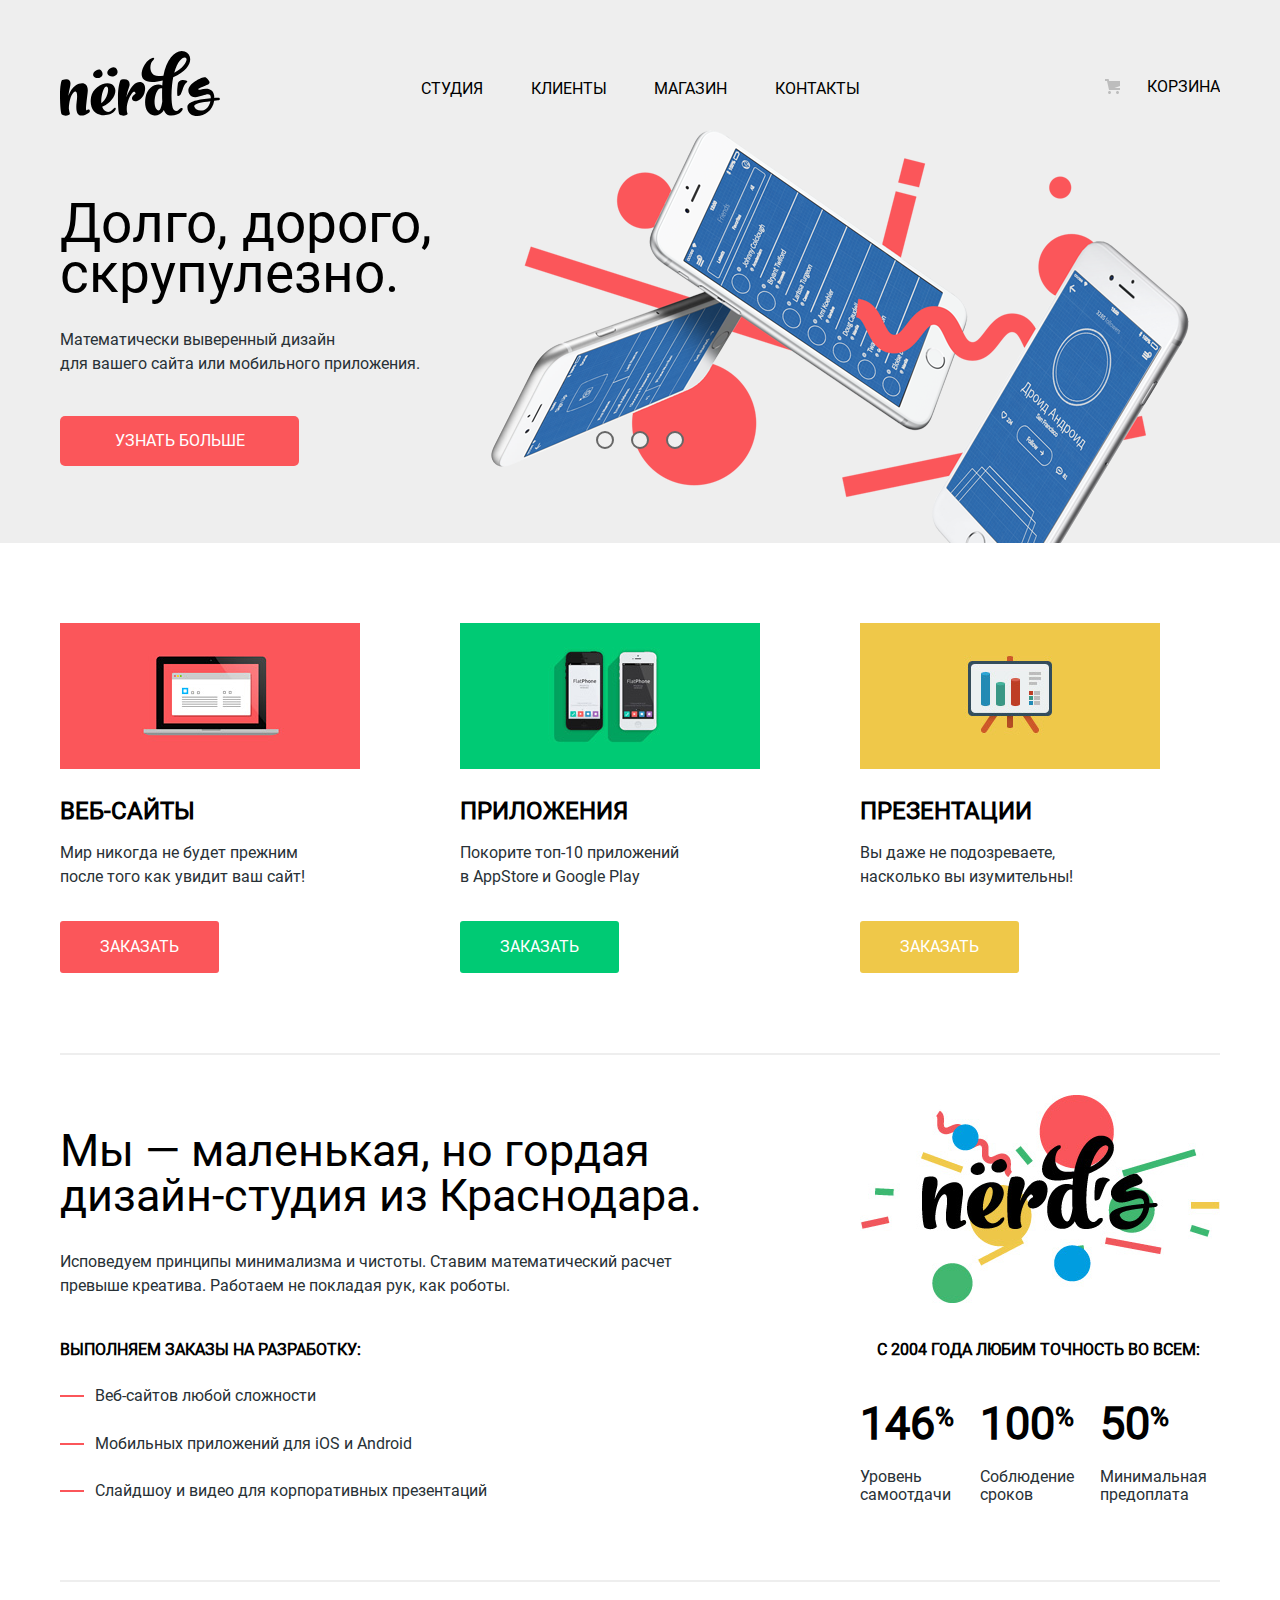
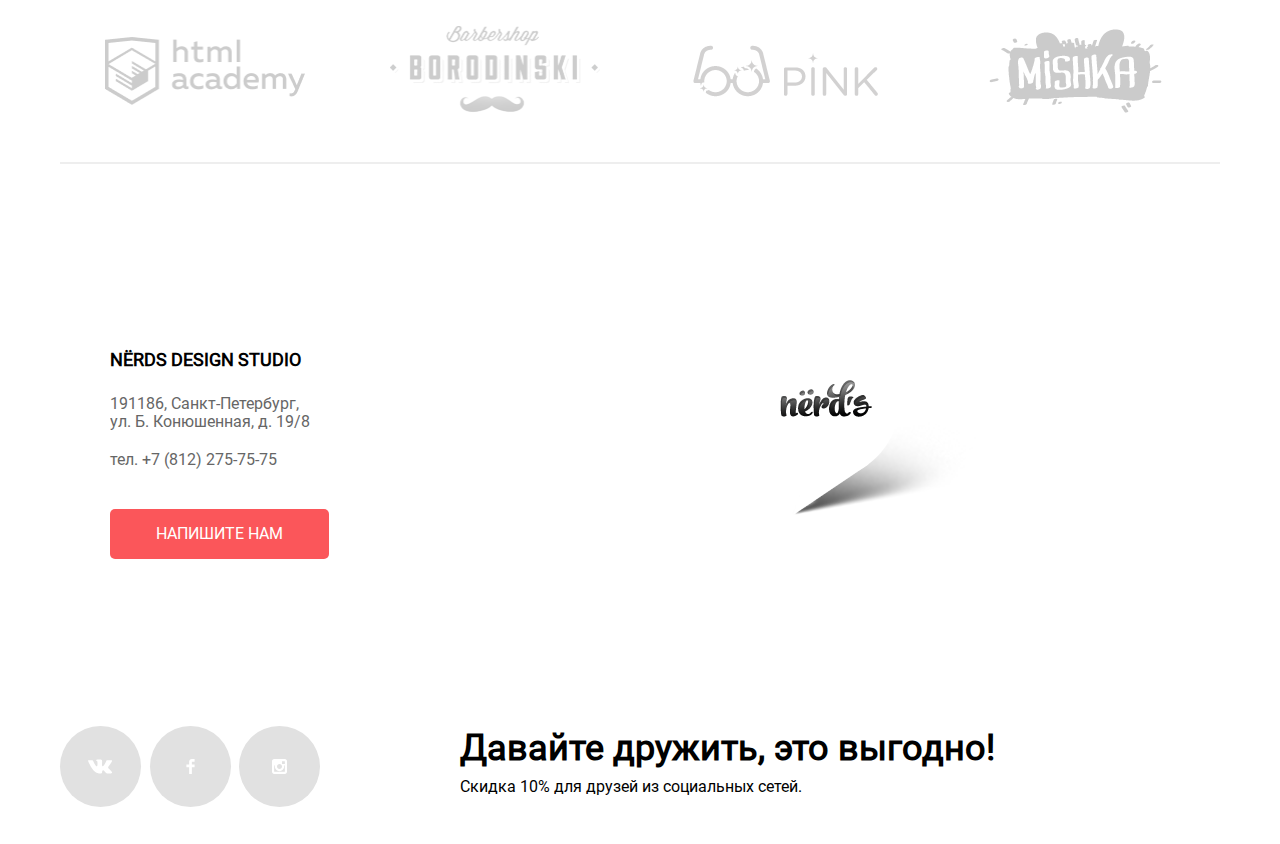
<file: index.html>
<!DOCTYPE html>
<html lang="ru">
  <head>
    <meta charset="utf-8">
    <link rel="icon" href="favicon.ico">
    <link rel="icon" href="img/favicon/32.svg" type="image/svg+xml">
    <link rel="manifest" href="manifest.webmanifest">
    <link rel="stylesheet" href="css/min.normalize.css">
    <link rel="stylesheet" href="css/min.style.css">
    <title>HTML Academy: Нёрдс</title>
  </head>
  <body>
		<header class="header">
			<nav class="header__navigation container">
				<a href="index.html" class="header__logo">
					<img class="header__logo-picture" src="img/nerds-logo.svg" alt="Логотип Нердса" width="160" height="65">
				</a>
	  			<ul class="header__list">
	  				<li>
						  <a href="#!">Студия</a>
	  				</li>
	  				<li>
	  					<a href="#!"> Клиенты</a>
	  				</li>
	  				<li>
 						  <a href="catalog.html">Магазин</a>
	 				</li>
 					<li>
 						<a href="#!">Контакты</a>
  				</li>
	  			</ul>
	  			<a class="header__basket" href="#!">Корзина</a>
	  		</nav>
      </header>
      <div class="slider">
        <section class="container">
          <div class="slider__item item">
            <div class="slider__block left">
              <h2 class="slider__title">Долго, дорого, скрупулезно.</h2>
              <p class="slider__info">Математически выверенный дизайн<br> для вашего сайта или мобильного приложения.</p>
              <a href="#!" class="slider__link">УЗНАТЬ БОЛЬШЕ</a>
            </div>
            <div class="slider__block right">
              <img class="slider__img" alt="картинка первого слайда" src="img/slider/slide1.png" width="760" height="430">
            </div>
          </div>
          <div class="slider__item item2">
            <div class="slider__block left">
              <h2>Любим математику как никто другой</h2>
              <p>Никакого креатива, только математические формулы для расчета идеальных пропорций</p>
              <a href="#!">УЗНАТЬ БОЛЬШЕ</a>
            </div>
            <div class="slider__block right">
              <img class="slider__img" alt="картинка второго слайда" src="img/slider/slide2.png" width="760" height="430">
            </div>
          </div>
          <div class="slider__item item3">
            <div class="slider__block left">
              <h2>Только ночь, только хардкор</h2>
              <p>Работать днем, как все? Мы против этого. Ближе к полуночи работа только начинается.</p>
              <a href="#!">УЗНАТЬ БОЛЬШЕ</a>
            </div>
            <div class="slider__block right">
              <img class="slider__img" alt="картинка третьего слайда" src="img/slider/slide3.png" width="760" height="430">
            </div>
          </div>
          <div class="slider__button">
            <button class="slide__button" onclick="currentSlide(1)" type="button"></button>
            <button class="slide__button" onclick="currentSlide(2)" type="button"></button>
            <button class="slide__button" onclick="currentSlide(3)" type="button"></button>
          </div>
        </section>
      </div>
      <main class="container">
        <h1 class="title__hidden">Нёрдс</h1>
        <section class="product">
          <div class="product__card">
            <img class="product__img" src="img/product/product1.jpg" alt="Веб-сайты"  width="300" height="146">
            <h3>ВЕБ-САЙТЫ</h3>
            <p>Мир никогда не будет прежним <br> после того как увидит ваш сайт!</p>
            <a href="#!">ЗАКАЗАТЬ</a>
          </div>
          <div class="product__card">
            <img class="product__img" src="img/product/product2.jpg" alt="Приложения" width="300" height="146">
            <h3>ПРИЛОЖЕНИЯ</h3>
            <p>Покорите топ-10 приложений <br>
              в AppStore и Google Play</p>
            <a href="#!" class="product__link-green">ЗАКАЗАТЬ</a>
          </div>
          <div class="product__card">
            <img class="product__img" src="img/product/product3.jpg" alt="Презентации" width="300" height="146">
            <h3>ПРЕЗЕНТАЦИИ</h3>
            <p>Вы даже не подозреваете, <br> насколько вы изумительны!</p>
            <a href="#!" class="product__link-yellow">ЗАКАЗАТЬ</a>
          </div>
        </section>
        <section class="about">
          <div class="about__block left">
            <h2 class="about__title">Мы — маленькая, но гордая <br> дизайн-студия из Краснодара.</h2>
            <p class="about__info">Исповедуем принципы минимализма и чистоты. Ставим математический расчет <br> превыше креатива. Работаем не покладая рук, как роботы.</p>
            <p class="about__header">ВЫПОЛНЯЕМ ЗАКАЗЫ НА РАЗРАБОТКУ:</p>
            <ul class="about__list">
              <li>Веб-сайтов любой сложности</li>
              <li>Мобильных приложений для iOS и Android</li>
              <li>Слайдшоу и видео для корпоративных презентаций</li>
            </ul>
          </div>
          <div class="about__block right">
            <img class="about__img" src="img/about/logo.png" alt="Изображение логотипа Нёрдс"  width="360" height="210">
            <p class="about__header">с 2004 года Любим точность во всем:</p>
            <div class="about__accuracy">
              <div class="about__accuracy-interest">
                <div>146<sup>%</sup></div>
                <div>100<sup>%</sup></div>
                <div>50<sup>%</sup></div>
              </div>
              <div class="about__accuracy-accuracy">
                <p>Уровень самоотдачи</p>
                <p>Соблюдение сроков</p>
                <p>Минимальная предоплата</p>
              </div>
            </div>
          </div>
        </section>
        <section class="companies">
          <h2 class="title__hidden">Нёрдс</h2>
          <div class="companies__block"><a href="https://htmlacademy.ru/intensive/htmlcss"><img src="img/companies/1.png" alt="htmlacademy" width="200" height="68"></a></div>
          <div class="companies__block"><a href="#!"><img src="img/companies/2.png" alt="barbershop" width="210" height="90"></a></div>
          <div class="companies__block"><a href="#!"><img src="img/companies/3.png" alt="pink" width="185" height="52"></a></div>
          <div class="companies__block"><a href="#!"><img src="img/companies/4.png" alt="mishka" width="173" height="84"></a></div>
        </section>
      </main>
      <footer>
        <section class="contact">
          <div class="contact__map">
            <iframe src="https://yandex.ru/map-widget/v1/?um=constructor%3Aebae3175e2a6a1fb769ede0e3b75080024a3808423423e2e92c5a4a07989f6c3&amp;source=constructor" width="960" height="416"></iframe>
            <img src="img/map.jpg" alt="Карта" width="1440" height="416">
          </div>
          <div class="container">
            <div class="contact__block ">
              <h3 class="contact__title">NЁRDS DESIGN STUDIO</h3>
              <p class="contact__adress">191186, Санкт-Петербург, <br> ул. Б. Конюшенная, д. 19/8 </p>
              <a class="contact__tel" href="tel:+78122757575">тел. +7 (812) 275-75-75</a>
              <button id="write" class="contact__button" type="button">Напишите нам</button>
            </div>
            <div class="contact__point">Метка на карте</div>
          </div>
        </section>
        <section class="footer container">
          <div class="footer__block-left">
            <ul class="footer__social">
              <li><a href="#!"><img src="img/social/vk.svg" alt="vk" width="26" height="15"></a></li>
              <li><a href="#!"><img src="img/social/fb.svg" alt="fb" width="26" height="15"></a></li>
              <li><a href="#!"><img src="img/social/insta.svg" alt="insta" width="26" height="15"></a></li>
            </ul>
          </div>
          <div class="footer__block-right">
            <h2 class="footer__title">Давайте дружить, это выгодно!</h2>
            <p class="footer__info">Скидка 10% для друзей из социальных сетей.</p>
          </div>
        </section>
      </footer>
      <div id="modal" class="modal__Layout">
        <div class="modal__wrapper">
          <div class="modal">
            <div class="modal__title">
              <h3>Напишите нам</h3>
              <button class="close__button" id="close" type="button"></button>
            </div>
            <form method="POST" action="https://echo.htmlacademy.ru/">
                <div class="modal__info"> 
                  <div class="modal__input">
                    <label for="name">Ваше имя:</label>
                    <input id="name" type="text" name="name" placeholder="Имя Фамилия">
                  </div>   
                  <div class="modal__input">
                    <label for="email">Ваш Email:</label>
                    <input id="email" type="email" name="email"  placeholder="email@example.com">
                  </div> 
              </div>
              <div class="modal__text">
                <label for="text">Текст письма:</label>
                <textarea id="text" name="text" placeholder="В свободной форме"></textarea>
              </div>
              <div>
                <button id="send" class="modal__button" type="submit">Отправить</button>
              </div>
            </form>
          </div> 
        </div>
      </div> 
      <script src="./js/min.index.js"></script>
  </body>
</html>
</file>
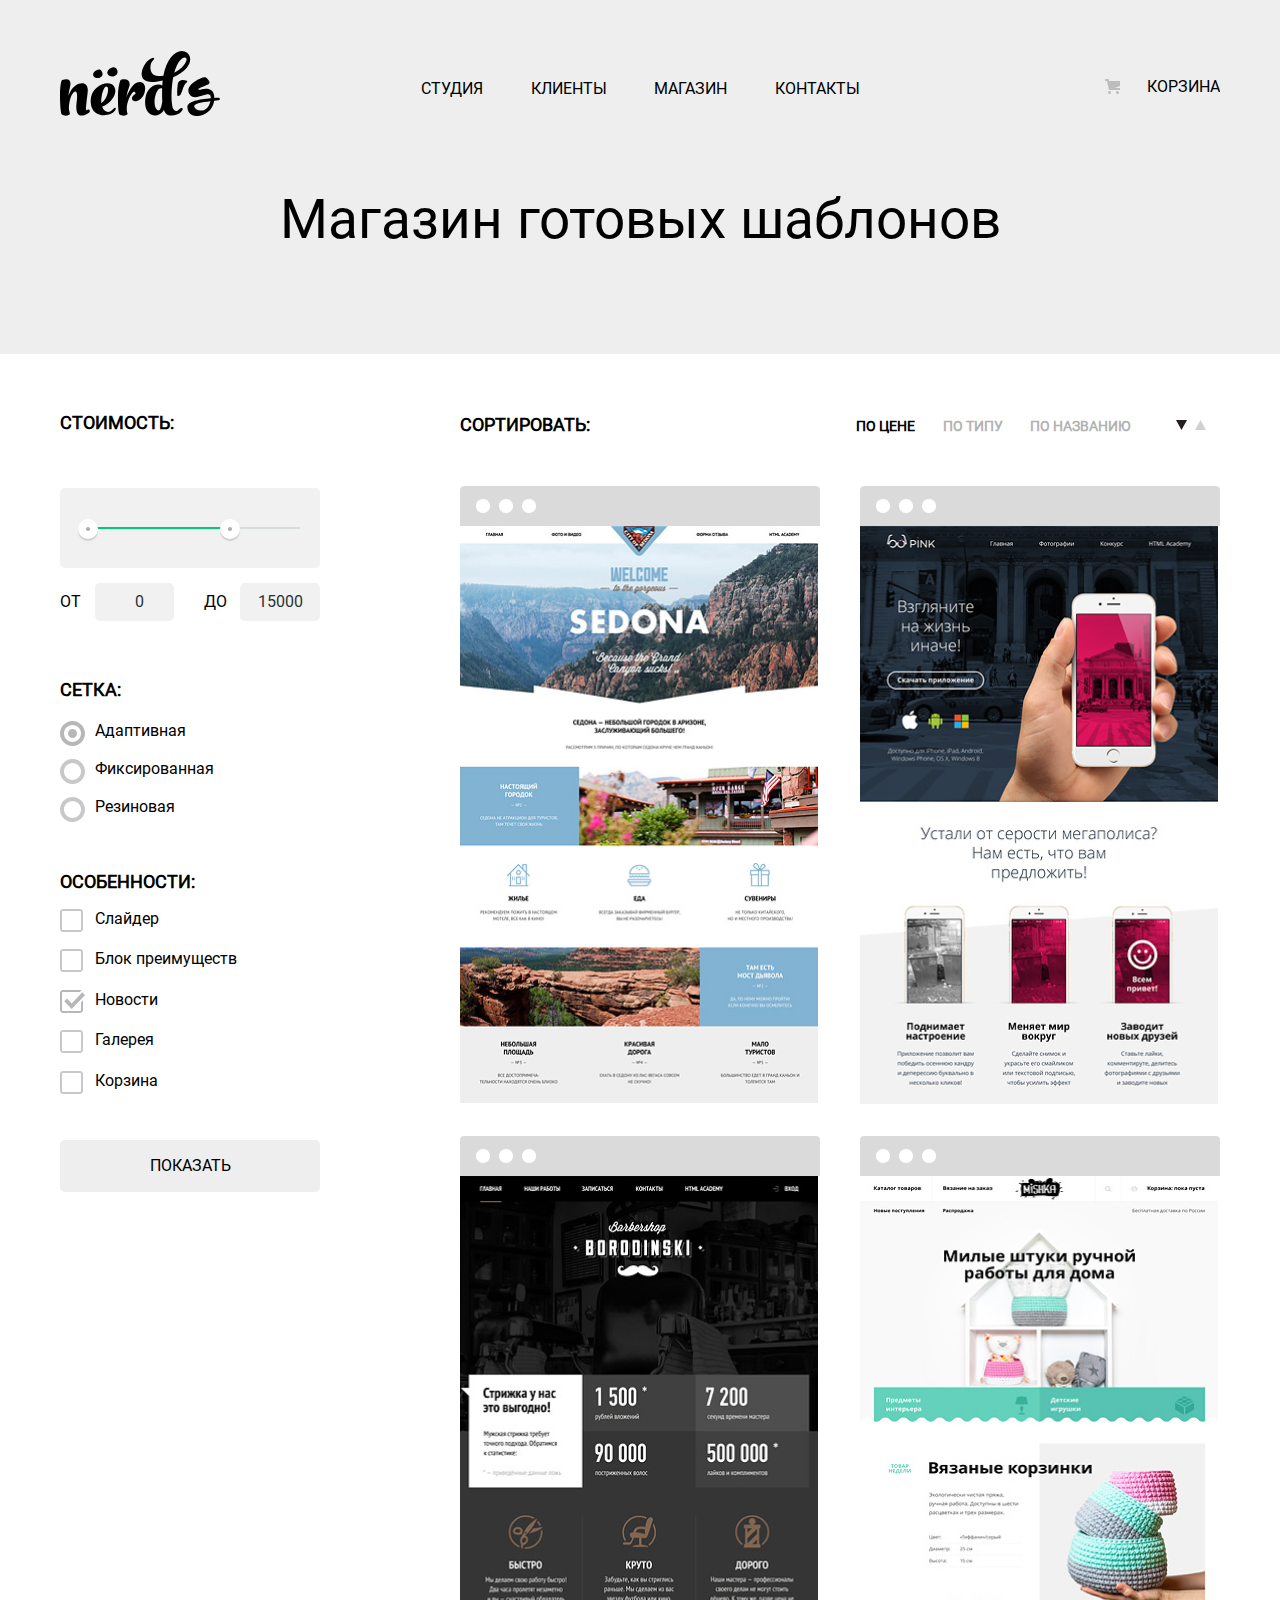
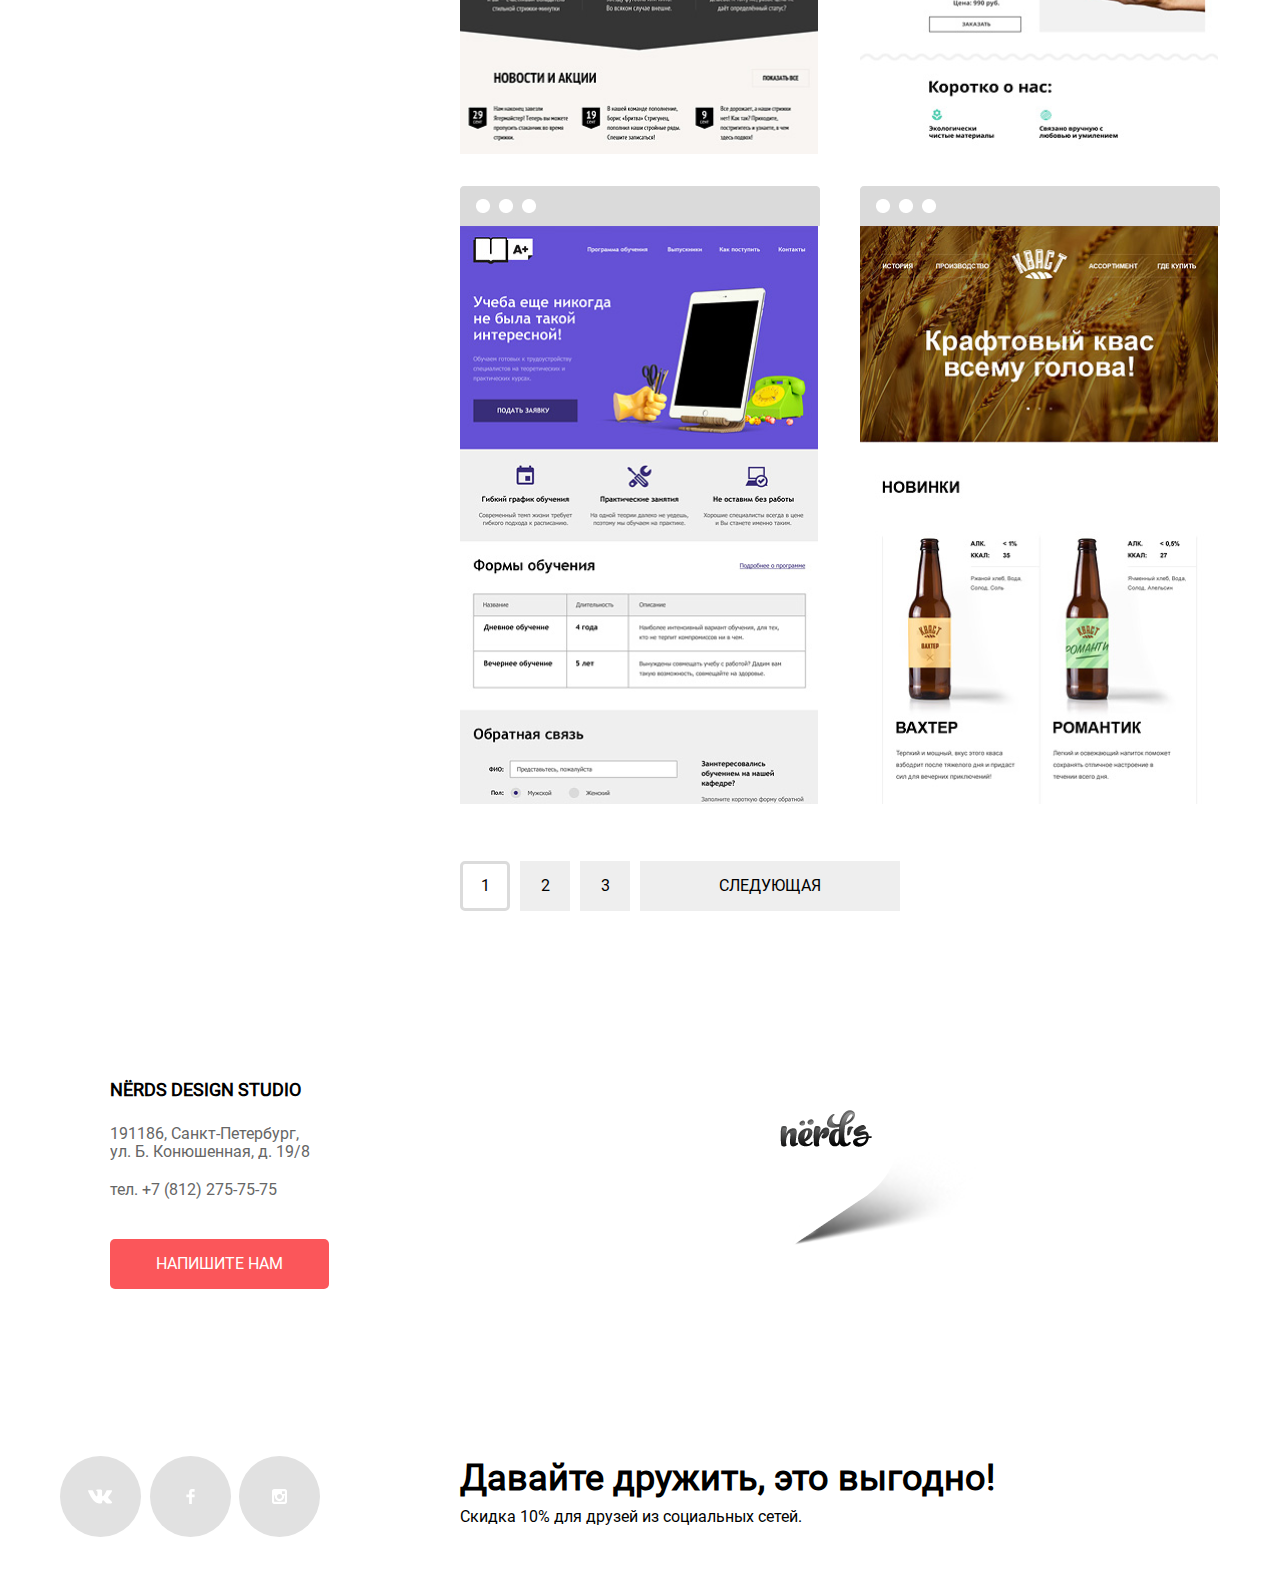
<file: catalog.html>
<!DOCTYPE html>
<html lang="ru">
  <head>
    <meta charset="utf-8">
    <link rel="icon" href="favicon.ico">
    <link rel="icon" href="img/favicon/32.svg" type="image/svg+xml">
    <link rel="manifest" href="manifest.webmanifest">
    <link rel="stylesheet" href="css/min.normalize.css">
    <link rel="stylesheet" href="css/min.style.css">
    <title>HTML Academy: Нёрдс</title>
  </head>
  <body>
		<header class="header">
			<nav class="header__navigation container">
				<a href="index.html" class="header__logo">
					<img class="header__logo-picture" src="img/nerds-logo.svg" alt="Логотип Нердса" width="160" height="65">
				</a>
	  			<ul class="header__list">
	  				<li>
						  <a href="./index.html">Студия</a>
	  				</li>
	  				<li>
	  					<a href="#!">Клиенты</a>
	  				</li>
	  				<li>
 						  <a href="catalog.html">Магазин</a>
	 				</li>
 					<li>
 						<a href="#!">Контакты</a>
  				</li>
	  			</ul>
	  			<a class="header__basket" href="#!">Корзина</a>
        </nav>
      </header>
      <section class="title">
        <h1 class="title__hidden">Нёрдс</h1>
        <h2 class="title__page">Магазин готовых шаблонов</h2>
      </section>
      <main class="container">
        <section class="content">
          <h2 class="title__hidden">Нёрдс</h2>
          <div class="content__block left">
            <form class="filter" method="GET" action="https://echo.htmlacademy.ru/">
              <fieldset class="filter__price">
                <legend>Стоимость:</legend>
                <div class="range-filter">
                  <div class="range-controls">
                    <div class="scale">
                      <div class="bar"></div>
                    </div>
                    <div class="toggle toggle-min"></div>
                    <div class="toggle toggle-max"></div>
                  </div>
                  <div class="price-controls">
                    <label class="min-price">
                      от <input type="number" name="min-price" step="1" min="1" value="0">
                    </label>
                    <label class="max-price">
                      до <input type="number" name="max-price"  step="1" min="1" value="15000">
                    </label>
                  </div>
                </div>
              </fieldset>
              <fieldset class="filter__grid">
                <legend>Сетка:</legend>
                <div>
                  <input type="radio" name="grid" id="grid_1" checked><label for="grid_1">Адаптивная</label>
                </div>
                <div>
                  <input type="radio" name="grid" id="grid_2"><label for="grid_2">Фиксированная</label>
                </div>
                <div>
                  <input type="radio" name="grid" id="grid_3"><label for="grid_3">Резиновая</label>
                </div>
              </fieldset>
              <fieldset class="filter__features">
                <legend>Особенности:</legend>
                <input type="checkbox" name="slider" id="slider">
                <label for="slider" >Слайдер</label>
                <input type="checkbox" name="advantages" id="advantages">
                <label for="advantages">Блок преимуществ</label>
                <input type="checkbox" name="news" id="news" checked >
                <label for="news">Новости</label>
                <input type="checkbox" name="gallery" id="gallery">
                <label for="gallery">Галерея</label>
                <input type="checkbox" name="bascet" id="bascet">
                <label for="bascet">Корзина</label>
              </fieldset>
              <div class="filter__button">
                <button type="submit">ПОКАЗАТЬ</button>
              </div>
            </form>
          </div>
          <div class="content__block right">
            <form class="sort">
              <div class="sort__block">
                <span>Сортировать:</span>
                <ul>
                  <li><a href="#!" class="active">По цене</a></li>
                  <li><a href="#!">По типу</a></li>
                  <li><a href="#!">По названию</a></li>
                </ul>
                <div class="sort__buttons">
                  <button type="button">up</button>
                  <button type="button">down</button>
                </div>
              </div>
            </form>
            <div class="project">
              <div class="project__card">
                <img src="img/project/head_project.jpg" class="project__head" alt="Шапка" width="360" height="40">
                <img src="img/project/sedona.png" alt="sedona" width="358" height="578">
                <div class="project__hidden">
                  <a href="#!" class="project__title" id="sedona">SEDONA</a>
                  <p class="project__info">Информационный сайт<br> для туристов</p>
                    <a href="#!" class="project__link">9 900 ₽</a>
                </div>
              </div>
              <div class="project__card">
                <img src="img/project/head_project.jpg" class="project__head" alt="Шапка" width="360" height="40">
                <img src="img/project/pink.png" alt="pink" width="358" height="578">
                <div class="project__hidden">
                  <a href="#!" class="project__title" id="pink">Pink App</a>
                  <p class="project__info">Продуктовый лендинг<br> приложения для iOS и Android</p>
                    <a href="#!" class="project__link">9 900 ₽</a>
                </div>  
              </div>    
              <div class="project__card">
                <img src="img/project/head_project.jpg" class="project__head" alt="Шапка" width="360" height="40">
                <img src="img/project/barbershop.png" alt="barbershop" width="358" height="578">
                <div class="project__hidden">
                  <a href="#!" class="project__title"  id="barbershop">Barbershop</a>
                  <p class="project__info">Сайт салона красоты.<br> Для мужчин, да.</p>
                    <a href="#!" class="project__link">9 900 ₽</a>
                </div>  
              </div> 
              <div class="project__card">
                <img src="img/project/head_project.jpg" class="project__head" alt="Шапка" width="360" height="40">
                <img src="img/project/mishka.png" alt="mishka" width="358" height="578">
                <div class="project__hidden">
                  <a href="#!" class="project__title" id="mishka">MISHKA</a>
                  <p class="project__info">Интернет-магазин<br> вязаных игрушек</p>
                    <a href="#!" class="project__link">9 900 ₽</a>
                </div>  
              </div>     
              <div class="project__card">
                <img src="img/project/head_project.jpg" class="project__head" alt="Шапка" width="360" height="40">
                <img src="img/project/aplus.png" alt="aplus" width="358" height="578">
                <div class="project__hidden">
                  <a href="#!" class="project__title" id="aplus">A Plus</a>
                  <p class="project__info">Лендинг курсов повышения<br> квалификации</p>
                    <a href="#!" class="project__link">9 900 ₽</a>
                </div>  
              </div>      
              <div class="project__card">
                <img src="img/project/head_project.jpg" class="project__head" alt="Шапка" width="360" height="40">
                <img src="img/project/kvast.png" alt="kvast" width="358" height="578">
                <div class="project__hidden">
                  <a href="#!" class="project__title" id="kvast">КВАСТ</a>
                  <p class="project__info">Промо-сайт производителя<br> крафтового кваса</p>
                    <a href="#!" class="project__link">9 900 ₽</a>
                </div>  
              </div>       
            </div>
            <div class="pagination__block">
              <button type="button" class="active">1</button>
              <button type="button" >2</button>
              <button type="button" >3</button>
              <button type="button" class="next">Следующая</button>
            </div>
          </div>
        </section>
      </main>
      <footer>
        <section class="contact">
          <div class="contact__map">
            <iframe src="https://yandex.ru/map-widget/v1/?um=constructor%3Aebae3175e2a6a1fb769ede0e3b75080024a3808423423e2e92c5a4a07989f6c3&amp;source=constructor" width="960" height="416"></iframe>
            <img src="img/map.jpg" alt="Карта" width="1440" height="416">
          </div>
          <div class="container">
            <div class="contact__block">
              <h3 class="contact__title">NЁRDS DESIGN STUDIO</h3>
              <p class="contact__adress">191186, Санкт-Петербург, <br> ул. Б. Конюшенная, д. 19/8</p>
              <a class="contact__tel" href="tel:+78122757575">тел. +7 (812) 275-75-75</a>
              <button id="write" class="contact__button" type="button">Напишите нам</button>
            </div>
            <div class="contact__point">Метка на карте</div>
          </div>
        </section>
        <section class="footer container">
          <div class="footer__block-left">
            <ul class="footer__social">
              <li><a href="#!"><img src="img/social/vk.svg" alt="vk" width="26" height="15"></a></li>
              <li><a href="#!"><img src="img/social/fb.svg" alt="fb" width="26" height="15"></a></li>
              <li><a href="#!"><img src="img/social/insta.svg" alt="insta" width="26" height="15"></a></li>
            </ul>
          </div>
          <div class="footer__block-right">
            <h2 class="footer__title">Давайте дружить, это выгодно!</h2>
            <p class="footer__info">Скидка 10% для друзей из социальных сетей.</p>
          </div>
        </section>
      </footer>
      <div id="modal" class="modal__Layout">
        <div class="modal__wrapper">
          <div class="modal">
            <div class="modal__title">
              <h3>Напишите нам</h3>
              <button class="close__button" id="close" type="button"></button>
            </div>
            <form method="POST" action="https://echo.htmlacademy.ru/">
                <div class="modal__info"> 
                  <div class="modal__input">
                    <label for="name">Ваше имя:</label>
                    <input id="name" type="text" name="name" placeholder="Имя Фамилия">
                  </div>   
                  <div class="modal__input">
                    <label for="email">Ваш Email:</label>
                    <input id="email" type="email" name="email"  placeholder="email@example.com">
                  </div> 
              </div>
              <div class="modal__text">
                <label for="text">Текст письма:</label>
                <textarea id="text" name="text" placeholder="В свободной форме"></textarea>
              </div>
              <div>
                <button id="send" class="modal__button" type="submit">Отправить</button>
              </div>
            </form>
          </div> 
        </div>
      </div>
      <div id="product__modal"  class="modal__Layout">
        <div class="modal__product">
          <img src="img/project/kvast.png" alt="Картинка продукта" width="358" height="578">
          <button class="close__button product" id="product__close" type="button"></button>
        </div>
      </div>
      <script src="./js/min.index.js"></script>
  </body>
</html>
</file>
<file: css/min.style.css>
:root{--black:#000000;--grey:#EEEEEE;--red:#FB565A;--green:#00CA74;--yellow:#EFC849;--white:#FFFFFF;--grey-light:#666666;--grey-social:#E1E1E1;--black-input:#283136;--button-grey:#DBDBDB;--modal-input:#D7DCDE;--modal-input-placeholder:#444444;--range-controls:#f1f1f1;--range-controls-scale:#d7dcde;--range-controls-toggle:#ababab;--range-controls-toggle-two:#cfcfcf}@font-face{font-family:Roboto;src:url(../fonts/roboto.woff2) format("woff2"),url(../fonts/roboto.woff) format("woff");font-weight:400;font-style:normal}@font-face{font-family:Roboto-bold;src:url(../fonts/robotobold.woff2) format("woff2"),url(../fonts/robotobold.woff) format("woff");font-weight:700;font-style:normal}@font-face{font-family:Roboto-medium;src:url(../fonts/robotomedium.woff2) format("woff2"),url(../fonts/robotomedium.woff) format("woff");font-weight:medium;font-style:normal}body{min-width:1160px;margin:0 auto;padding:0;font-family:Roboto,Arial,sans-serif;font-size:16px;line-height:24px;font-weight:400;color:var(--black);min-height:100%;display:grid;grid-template-rows:min-content 1fr min-content;align-content:start}.page{height:100%}a{text-decoration:none}ul{list-style:none}img{max-width:100%;height:auto}.title__hidden{font-size:0;display:none}.container{width:1160px;margin:0 auto;height:100%;position:relative;box-sizing:border-box}.container.footer{height:max-content}header{display:grid;grid-template-columns:1fr;align-content:center;background-color:var(--grey);padding:50px}.header__navigation{display:grid;grid-template-columns:160px 1fr min-content}.header__basket{position:relative;width:115px;text-transform:uppercase;justify-content:space-between}.header__basket::before{content:'';display:block;left:0;top:0;width:15px;opacity:.2;height:15px;background-image:url(../img/basket-img.svg)}.header__list{display:flex;flex-wrap:wrap;justify-content:space-between;padding-left:201px;padding-right:245px;padding-top:5px;margin:0;text-transform:uppercase;align-items:center}.header__basket,.header__list li a{position:relative;font-weight:500;font-size:16px;line-height:30px;color:var(--black);display:flex;align-items:center;overflow:hidden}.header__list li a::after{content:'';display:none;height:2px;width:100%;background-color:var(--red);position:absolute;left:0;bottom:0}.header__basket:focus,.header__basket:hover,.header__list li a:focus,.header__list li a:hover{color:var(--red)}.header__basket:hover .header__basket::before{opacity:1}.header__list li a:active{color:var(--black)}.header__list li a:active::after{display:block}.slider{background-color:var(--grey);position:relative}.slider h2{font-weight:500;font-size:55px;line-height:50px;margin-bottom:30px;margin-top:25px}.slider p{font-size:16px;line-height:24px;margin-bottom:40px;padding-right:70px;color:var(--black-input)}.slider a{font-weight:500;font-size:16px;width:207px;text-align:center;display:block;line-height:18px;color:var(--white);background-color:var(--red);padding:16px;border-radius:5px}.slider__block.right{width:760px;height:370px}.slider__block img{position:absolute;bottom:0;right:3px}.slider__button{display:flex;position:absolute;bottom:94px;left:536px;width:88px;justify-content:space-between}.slider__button button{width:18px;height:18px;border-radius:50%;border:2px solid var(--grey-light)}.slider__item.item2,.slider__item.item3{display:none}.slider__item.active{display:grid}.slider__item{display:grid;grid-template-columns:520px 1fr;z-index:20}.slider{margin-bottom:80px}.product{display:grid;grid-template-columns:1fr 1fr 1fr;margin-bottom:40px;grid-column-gap:40px;border-bottom:2px solid var(--grey);padding-bottom:80px}.product__img{margin-bottom:20px}.product h3{font-size:24px;line-height:30px;margin-bottom:15px;margin-top:0}.product p{font-size:16px;line-height:24px;margin-bottom:32px;margin-top:0;color:var(--black-input)}.product a{font-weight:500;font-size:16px;line-height:18px;border-radius:3px;color:var(--white);background-color:var(--red);padding:17px;display:block;width:125px;text-align:center}.product .product__link-green{background-color:var(--green)}.product .product__link-yellow{background-color:var(--yellow)}.about{display:grid;grid-template-columns:1fr 360px;border-bottom:2px solid var(--grey);padding-bottom:60px}.about__title{font-weight:500;font-size:45px;line-height:45px;margin-bottom:32px;margin-top:33px}.about__info{font-size:16px;line-height:24px;margin-bottom:40px;margin-top:0;color:var(--black-input)}.about__img{margin-bottom:10px;margin-top:0}.about__header{font-size:16px;line-height:24px;font-weight:700;text-transform:uppercase;margin-bottom:21px;margin-top:18px}.about__block.right .about__header{padding-left:17px}.about__list{font-size:16px;line-height:12px;display:flex;flex-direction:column;justify-content:space-between;height:107px;padding-left:0;margin-top:28px}.about__list li{position:relative;padding-left:35px;color:var(--black-input)}.about__list li::before{content:'';background-color:var(--red);position:absolute;left:0;top:45%;height:2px;width:24px}.about__accuracy{display:grid;grid-template-rows:1fr 1fr;margin-top:30px}.about__accuracy-interest{display:grid;grid-template-columns:1fr 1fr 1fr;font-weight:700;font-size:45px;line-height:64px}.about__accuracy-interest sup{font-weight:700;font-size:26px;line-height:40px}.about__accuracy-accuracy{display:grid;grid-template-columns:1fr 1fr 1fr;font-size:16px;line-height:18px;color:var(--black-input)}.about__accuracy-accuracy p{margin-top:12px}.companies{margin-bottom:77px;border-bottom:2px solid var(--grey);height:175px;display:flex;justify-content:space-between;align-items:center;padding-top:5px}.companies__block img{opacity:.2}.companies__block{display:flex;align-items:center;justify-content:center;width:100%;height:100%}.companies__block a{display:block;width:max-content;height:max-content}.companies__block:hover img{opacity:1}.contact{position:relative;overflow:hidden;height:418px;width:100%;margin-bottom:60px}.contact__map{position:absolute;top:0;width:100%;height:auto;z-index:2}.contact__map iframe{z-index:2;width:100%;border:none}.contact__map img{width:100%}.contact__block{position:absolute;width:256px;height:243px;z-index:3;top:55px;left:0;background-color:var(--white);display:flex;flex-wrap:wrap;flex-direction:column;text-align:left;padding:31px;padding-left:50px;padding-right:13px}.contact__title{width:193px;height:30px;overflow:hidden;margin-bottom:0}.contact__adress{overflow:hidden;margin-top:20px;margin-bottom:20px}.contact__tel{margin-top:0;margin-bottom:40px}.contact__block h3{font-weight:700;font-size:18px;line-height:30px}.contact__block a,.contact__block p{font-size:16px;line-height:18px;color:var(--grey-light)}.contact__block button{overflow:hidden;font-weight:500;font-size:16px;line-height:18px;width:219px;height:50px;display:block;text-transform:uppercase;color:var(--white);background-color:var(--red);padding:10px;border:none;border-radius:5px;text-overflow:ellipsis;white-space:pre;max-height:50px}.contact__point{position:absolute;z-index:3;right:25%;top:25%;width:231px;height:190px;right:21%;top:20%;font-size:0;z-index:1;background-image:url(../img/map/map-point.png)}.footer{display:grid;grid-template-columns:.5fr 1fr;margin-top:0;margin-bottom:30px}.footer__block-left{display:flex;align-items:center;margin-top:0}.footer__social{margin:0;padding:0;display:flex;width:260px;justify-content:space-between;margin-right:140px;margin-left:0}.footer a{background-color:var(--grey-social);width:81px;height:81px;display:flex;justify-content:center;align-items:center;border-radius:50%}.footer a img{max-width:25px;height:15px}.footer h2{font-size:36px;line-height:36px;font-weight:700;margin-bottom:0;margin-top:11px}.footer p{font-size:16px;line-height:22px;margin-top:10px}.title{background-color:var(--grey);padding:50px;padding-top:0;margin-bottom:50px;padding-bottom:88px}.title__page{font-weight:500;font-size:55px;line-height:55px;margin:19px auto;width:max-content}.content{display:grid;grid-template-columns:400px 1fr}.content legend{font-size:18px;line-height:30px;font-weight:700;padding-top:4px;text-transform:uppercase}.filter__grid{font-size:16px;line-height:19px;color:var(--black-radio);height:140px;justify-content:space-between}.filter__grid input{width:1px;height:1px;position:absolute;top:0;left:0;z-index:-1;opacity:0}.filter__grid input:checked+label::before{background-image:url(../img/inputs/radio-on.svg);opacity:1}.filter__grid label{position:relative;padding-left:40px;display:block;margin-left:0;padding-top:10px;padding-left:35px}.filter__grid div{width:100%;height:30px;display:flex;align-items:center}.filter__grid label::before{content:'';position:absolute;width:25px;height:25px;left:0;background-image:url(../img/inputs/radio.svg);opacity:.3}.filter__features{font-size:17px;line-height:30px;color:var(--black-radio);margin-top:36px;padding-top:12px;display:flex;flex-direction:column;justify-content:space-between;height:225px;margin-bottom:30px}.filter__features input{width:1px;height:1px;position:absolute;top:0;left:0;z-index:-1;opacity:0}.filter__features input:checked+label::before{background-image:url(../img/inputs/features-on.svg);opacity:1}.filter__features label{position:relative;padding-left:35px;display:block;margin-bottom:10px}.filter__features label::before{content:'';position:absolute;width:25px;height:25px;left:0;background-image:url(../img/inputs/features.svg);opacity:.3;background-repeat:no-repeat}.filter__button button{font-weight:500;font-size:16px;line-height:18px;color:var(--black);background-color:var(--grey);padding:10px;border:none;display:block;width:260px;border-radius:5px;padding:17px 89px}.sort__block{display:flex;align-items:center;padding:6px 0;text-transform:uppercase;font-weight:700;font-size:18px;line-height:30px}.sort__block button{font-size:0;width:10px;height:10px;border:none;background-color:var(--white);background-repeat:no-repeat;background-image:url(../img/arow/icon-arow.svg)}.sort__block button:last-child{transform:rotate(180deg);opacity:.2}.sort__block a:hover,.sort__block button:hover{opacity:.6}.sort__buttons{display:flex;width:30px;justify-content:space-between;align-items:center}.sort__block ul{margin:0;padding:0;display:flex;justify-content:space-between;align-items:center;width:275px;margin-right:45px}.sort__block span{font-weight:700;font-size:18px;line-height:30px;margin-right:266px}fieldset{border:none;padding-left:0;margin-left:0}.filter label{font-family:Roboto,Arial,sans-serif;font-style:normal;font-weight:400;font-size:16px;line-height:19px}.filter__grid{display:flex;flex-direction:column}.sort__block .active{font-size:14px;line-height:18px;color:var(--black);opacity:1}.sort__block a{font-size:14px;line-height:18px;opacity:.3;color:var(--black)}.pagination__block{padding:10px 0;display:flex;align-items:center;justify-content:flex-start;margin-bottom:50px;padding-top:15px}.pagination__block button{border:none;background-color:var(--grey);font-family:Roboto;font-weight:500;width:50px;height:50px;margin-right:10px;text-transform:uppercase}.pagination__block .next{width:260px}.pagination__block button.active{border:3px solid var(--button-grey);background-color:var(--white);border-radius:5px}.project{display:grid;grid-template-columns:1fr 1fr;align-content:start;row-gap:65px;column-gap:40px;margin-top:80px;margin-bottom:35px}.project__title{display:block;font-size:18px;line-height:30px;font-weight:700;color:var(--black);opacity:1;width:130px;height:30px;overflow:hidden;margin-left:115px;text-overflow:ellipsis;white-space:pre;max-height:50px;text-transform:uppercase}.project__title:active{color:var(--black);opacity:.3}.project__title:hover{color:var(--red)}.project__info{display:block;font-size:16px;line-height:18px}.project__link{display:block;font-weight:500;font-size:16px;line-height:18px;color:var(--white);background-color:var(--red);padding:18px 0;border:none;width:200px;height:15px;border-radius:5px;margin:0 auto;overflow:hidden}.project__hidden{display:flex;flex-wrap:wrap;flex-direction:column;align-items:center;text-align:center;background-color:var(--grey)}.project__title{margin-top:25px;margin-bottom:0}.project__head{opacity:.2;position:absolute;left:0;top:-40px}.project__info{text-align:center;justify-content:space-between;margin-top:12px;margin-bottom:28px;height:40px;overflow:hidden;text-overflow:ellipsis;white-space:pre;max-height:50px}.project__card{position:relative}.project__hidden{position:absolute;display:none;z-index:2;bottom:0;width:100%;height:40%}.project__card:hover{background:var(--white);box-shadow:0 6px 15px rgba(0,1,1,.25);border-radius:5px}.project__card:hover .project__hidden{display:block;transition:.5s ease-in-out}.project__card:hover .project__head{opacity:1}.filter-item{margin:0;padding:0;border:none}.range-filter{width:260px;margin-top:44px}.filter-item legend{font-size:18px;line-height:24px;text-transform:uppercase;font-weight:700}.range-controls{position:relative;height:41px;margin-bottom:15px;padding-top:39px;padding-right:20px;padding-left:20px;background-color:var(--range-controls);border-radius:5px}.range-controls .scale{height:2px;background:var(--range-controls-scale)}.range-controls .bar{width:70%;height:2px;background:var(--green)}.range-controls .toggle{position:absolute;top:31px;left:0;width:4px;height:4px;padding:0;border:8px solid var(--white);background-color:var(--range-controls-toggle);border-radius:50%;box-shadow:0 2px 1px 0 var(--range-controls-toggle-two);cursor:pointer}.range-controls .toggle-min{left:18px}.range-controls .toggle-max{left:160px}.filter__price{margin-bottom:40px}.price-controls{display:flex;justify-content:space-between}.price-controls label{text-transform:uppercase;font-family:Roboto,Arial,sans-serif;font-size:16px}.price-controls input{width:60px;padding:10px;margin-left:10px;text-align:center;color:var(--black-input);border:none;border-radius:5px;background:var(--range-controls);font-family:inherit;font-size:inherit}.min-price input{margin-left:10px;padding-left:19px;width:50px}.max-price input{margin-left:10px;margin-left:9px;padding-left:10px;width:60px}.modal__Layout{position:fixed;z-index:100;top:0;left:0;right:0;bottom:0;width:100vw;height:100vh;display:none}.modal__wrapper{display:flex;justify-content:center;align-items:center;width:100%;height:100%}.modal{background-color:var(--white);opacity:1;width:760px;height:440px;padding-left:100px;padding-right:100px;padding-top:65px;padding-bottom:85px}.modal__product{position:fixed;z-index:100;display:flex;align-items:center;justify-content:center;width:100vw;height:100vh}.modal__title{display:flex;flex-wrap:wrap;justify-content:space-between;align-items:center;margin-bottom:40px}.modal h3{display:flex;flex-wrap:wrap;font-weight:700;font-size:45px;line-height:53px;margin-top:0;margin-bottom:0}.close__button{font-size:0;width:21px;height:21px;border:none;background-color:var(--white);background-repeat:no-repeat;background-image:url(../img/modal/modal-button.svg);opacity:1}.close__button.product{position:absolute;top:92px;right:520px;padding-bottom:0}.modal__info{display:flex;justify-content:space-between;align-items:center;margin-bottom:10px}.modal__input{flex:0 0 45%}.modal label{font-weight:700;font-size:16px;line-height:18px;margin-right:10px;margin-top:10px;margin-bottom:10px;display:block}.modal input{border:2px solid var(--modal-input);padding-left:16px;width:338px;height:50px;border-radius:5px;color:var(--modal-input)}.modal .modal__input:first-child{margin-right:40px}.modal input::placeholder{font-size:16px;line-height:18px;color:var(--modal-input-placeholder);mix-blend-mode:normal;opacity:.5}.modal__text{display:flex;flex-direction:column;justify-content:space-between;text-align:left;margin-top:20px}.modal text::placeholder{font-size:16px;line-height:18px;color:var(--modal-input-placeholder);mix-blend-mode:normal;opacity:.5}.modal textarea{display:flex;border:2px solid var(--modal-input);padding-left:16px;padding-top:16px;padding-right:16px;resize:none;border-radius:5px;width:720px;height:118px;color:var(--modal-input)}.modal__button{width:259px;height:50px;font-weight:500;font-size:16px;line-height:18px;color:var(--white);background-color:var(--red);padding:10px;border:none;margin-top:20px;border-radius:5px}.modal__Layout.active{display:block;animation:Bounce 1.5s ease-in-out}@keyframes Bounce{0%{top:-150%}48%{top:0}50%{top:10%}100%{top:0}}input[type=number]{-moz-appearance:textfield}input::-webkit-inner-spin-button,input::-webkit-outer-spin-button{-webkit-appearance:none}
</file>
